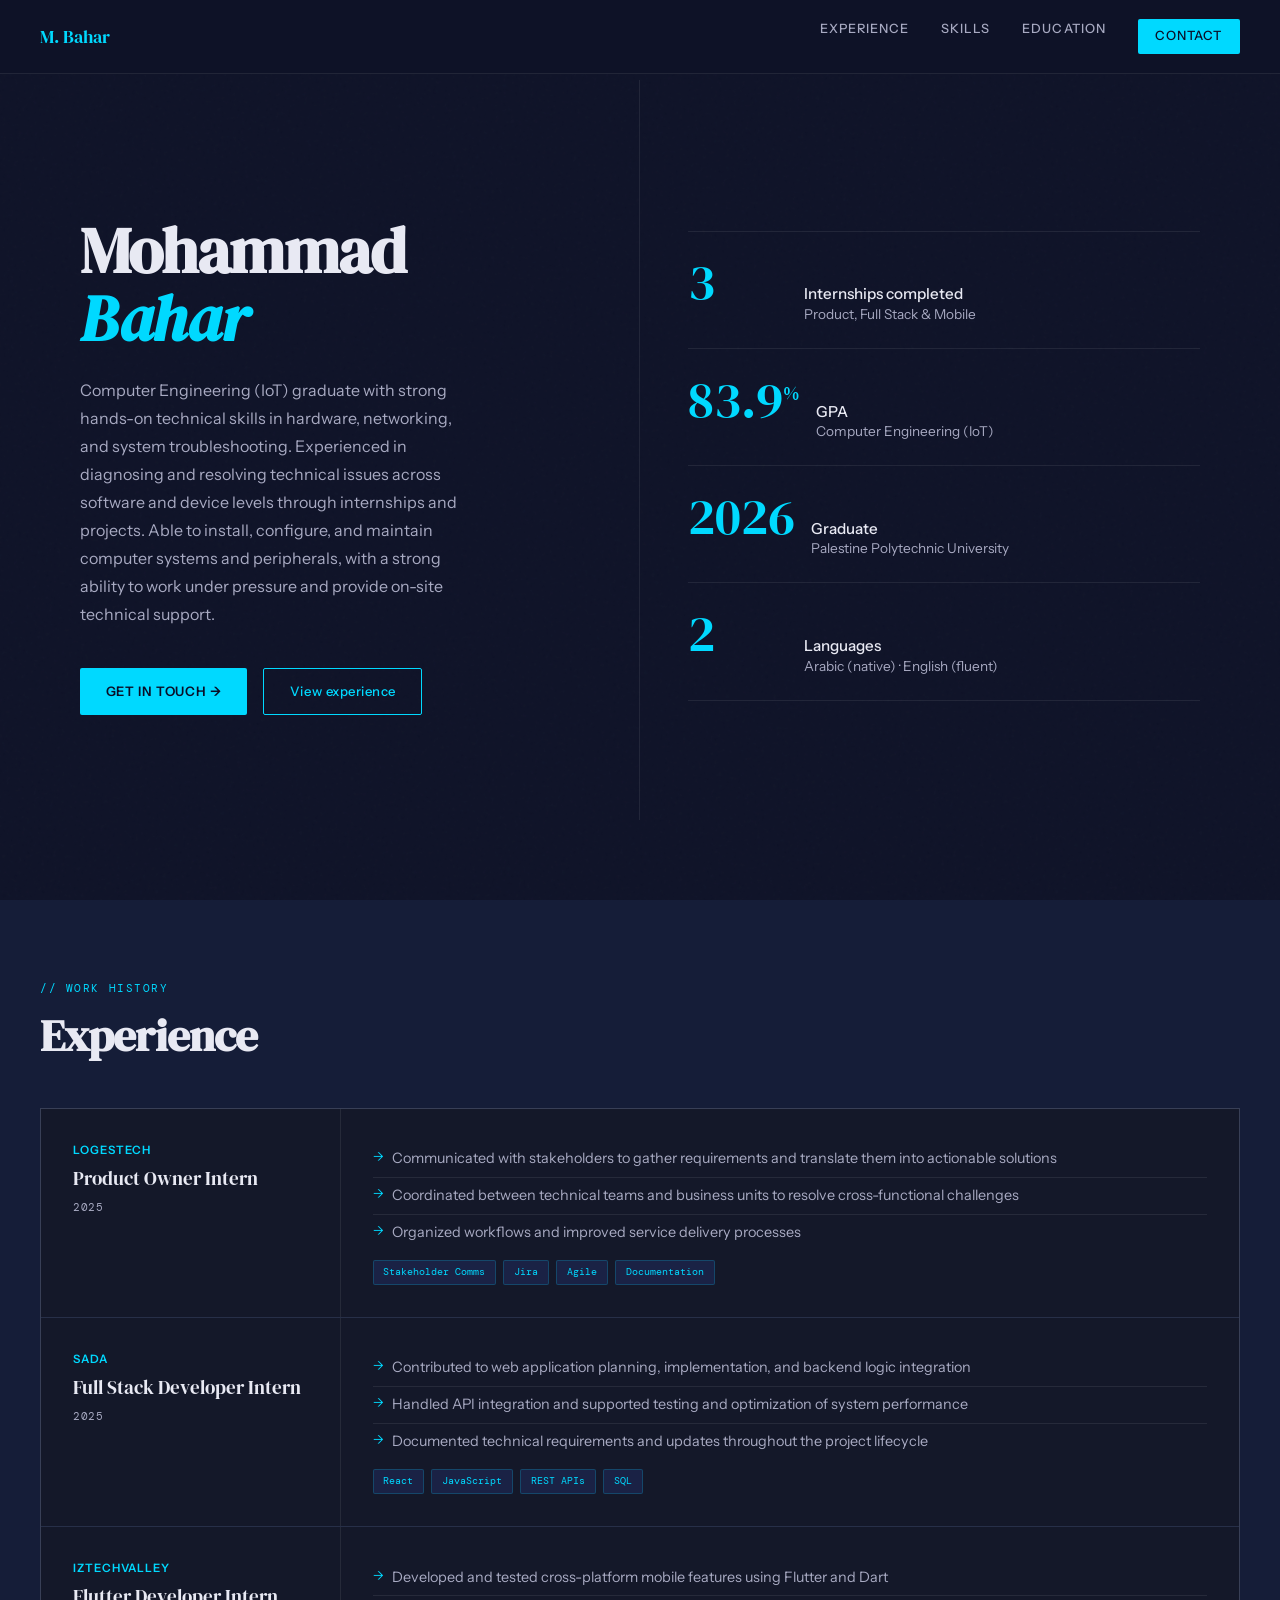
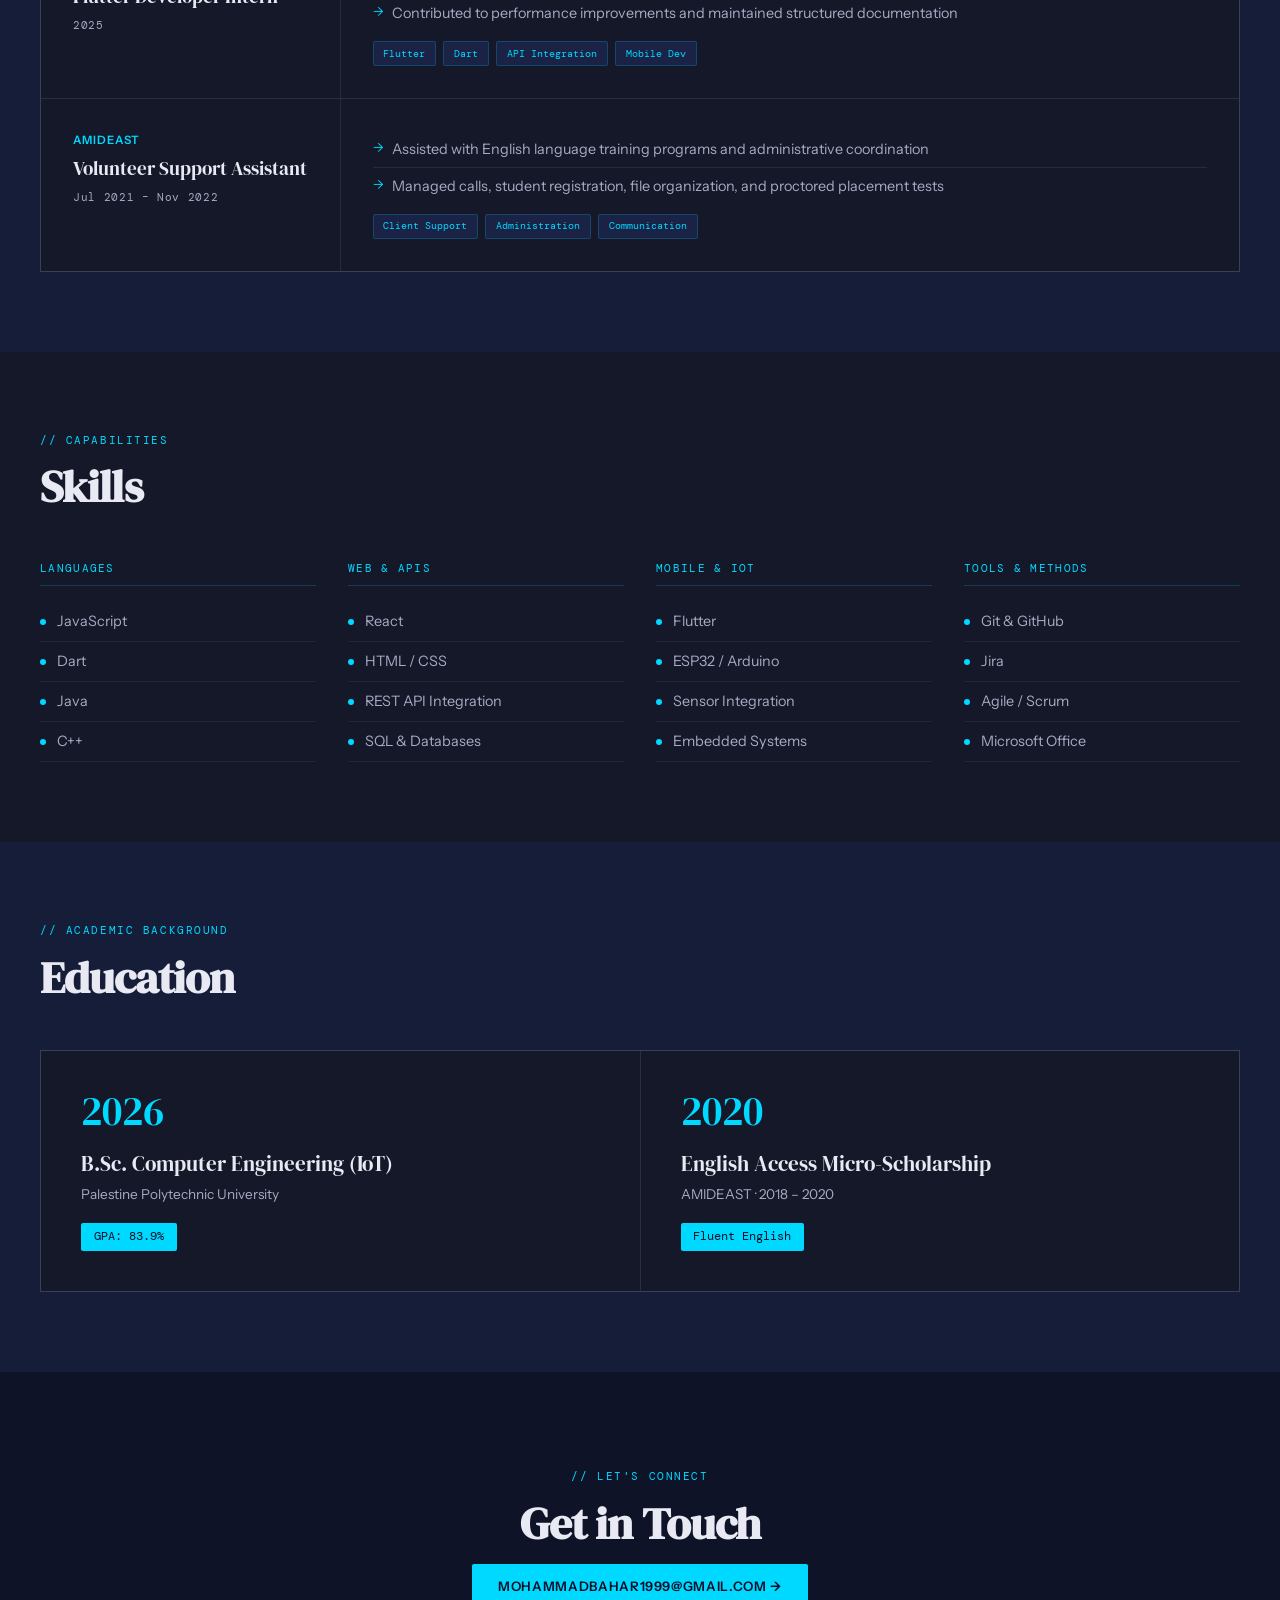
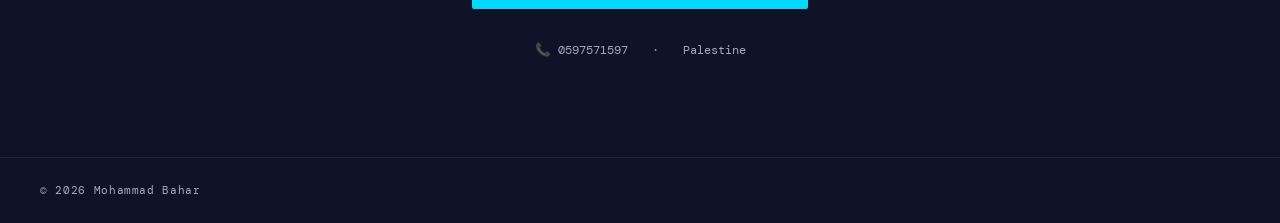
<file: index.html>
<!doctype html>
<html lang="en">
  <head>
    <meta charset="UTF-8" />
    <meta name="viewport" content="width=device-width, initial-scale=1.0" />
    <title>Mohammad Bahar — Technical Support & Engineering</title>
    <link rel="preconnect" href="https://fonts.googleapis.com" />
    <link
      href="https://fonts.googleapis.com/css2?family=DM+Serif+Display:ital@0;1&family=DM+Mono:wght@400;500&family=Instrument+Sans:wght@400;500;600&display=swap"
      rel="stylesheet"
    />
    <link rel="stylesheet" href="styles.css" />
  </head>
  <body>
    <!-- NAV -->
    <nav>
      <a href="#hero" class="nav-logo">M. Bahar</a>
      <div class="nav-links">
        <a href="#experience">Experience</a>
        <a href="#skills">Skills</a>
        <a href="#education">Education</a>
        <a href="#contact" class="nav-cta">Contact</a>
      </div>
    </nav>

    <!-- HERO -->
    <section id="hero">
      <div class="hero-left">
        <h1>Mohammad<br /><em>Bahar</em></h1>
        <p class="hero-desc">
          Computer Engineering (IoT) graduate with strong hands-on technical
          skills in hardware, networking, and system troubleshooting.
          Experienced in diagnosing and resolving technical issues across
          software and device levels through internships and projects. Able to
          install, configure, and maintain computer systems and peripherals,
          with a strong ability to work under pressure and provide on-site
          technical support.
        </p>
        <div class="hero-actions">
          <a href="mailto:mohammadbahar1999@gmail.com" class="btn-primary"
            >Get in touch →</a
          >
          <a href="#experience" class="btn-secondary">View experience</a>
        </div>
      </div>
      <div class="hero-right">
        <div class="stat-row">
          <div class="stat-num">3</div>
          <div class="stat-label">
            <strong>Internships completed</strong>Product, Full Stack & Mobile
          </div>
        </div>
        <div class="stat-row">
          <div class="stat-num">83.9<sup>%</sup></div>
          <div class="stat-label">
            <strong>GPA</strong>Computer Engineering (IoT)
          </div>
        </div>
        <div class="stat-row">
          <div class="stat-num">2026</div>
          <div class="stat-label">
            <strong>Graduate</strong>Palestine Polytechnic University
          </div>
        </div>
        <div class="stat-row">
          <div class="stat-num">2</div>
          <div class="stat-label">
            <strong>Languages</strong>Arabic (native) · English (fluent)
          </div>
        </div>
      </div>
    </section>

    <!-- EXPERIENCE -->
    <section id="experience">
      <div class="section-label">// Work History</div>
      <h2 class="reveal">Experience</h2>
      <div class="exp-grid">
        <div class="exp-item reveal">
          <div class="exp-meta">
            <div class="exp-company">Logestech</div>
            <div class="exp-role">Product Owner Intern</div>
            <div class="exp-date">2025</div>
          </div>
          <div class="exp-body">
            <ul>
              <li>
                Communicated with stakeholders to gather requirements and
                translate them into actionable solutions
              </li>
              <li>
                Coordinated between technical teams and business units to
                resolve cross-functional challenges
              </li>
              <li>
                Organized workflows and improved service delivery processes
              </li>
            </ul>
            <div>
              <span class="exp-tag">Stakeholder Comms</span>
              <span class="exp-tag">Jira</span>
              <span class="exp-tag">Agile</span>
              <span class="exp-tag">Documentation</span>
            </div>
          </div>
        </div>

        <div class="exp-item reveal">
          <div class="exp-meta">
            <div class="exp-company">Sada</div>
            <div class="exp-role">Full Stack Developer Intern</div>
            <div class="exp-date">2025</div>
          </div>
          <div class="exp-body">
            <ul>
              <li>
                Contributed to web application planning, implementation, and
                backend logic integration
              </li>
              <li>
                Handled API integration and supported testing and optimization
                of system performance
              </li>
              <li>
                Documented technical requirements and updates throughout the
                project lifecycle
              </li>
            </ul>
            <div>
              <span class="exp-tag">React</span>
              <span class="exp-tag">JavaScript</span>
              <span class="exp-tag">REST APIs</span>
              <span class="exp-tag">SQL</span>
            </div>
          </div>
        </div>

        <div class="exp-item reveal">
          <div class="exp-meta">
            <div class="exp-company">IZTechValley</div>
            <div class="exp-role">Flutter Developer Intern</div>
            <div class="exp-date">2025</div>
          </div>
          <div class="exp-body">
            <ul>
              <li>
                Developed and tested cross-platform mobile features using
                Flutter and Dart
              </li>
              <li>
                Contributed to performance improvements and maintained
                structured documentation
              </li>
            </ul>
            <div>
              <span class="exp-tag">Flutter</span>
              <span class="exp-tag">Dart</span>
              <span class="exp-tag">API Integration</span>
              <span class="exp-tag">Mobile Dev</span>
            </div>
          </div>
        </div>

        <div class="exp-item reveal">
          <div class="exp-meta">
            <div class="exp-company">AMIDEAST</div>
            <div class="exp-role">Volunteer Support Assistant</div>
            <div class="exp-date">Jul 2021 – Nov 2022</div>
          </div>
          <div class="exp-body">
            <ul>
              <li>
                Assisted with English language training programs and
                administrative coordination
              </li>
              <li>
                Managed calls, student registration, file organization, and
                proctored placement tests
              </li>
            </ul>
            <div>
              <span class="exp-tag">Client Support</span>
              <span class="exp-tag">Administration</span>
              <span class="exp-tag">Communication</span>
            </div>
          </div>
        </div>
      </div>
    </section>

    <!-- SKILLS -->
    <section id="skills">
      <div class="section-label">// Capabilities</div>
      <h2 class="reveal">Skills</h2>
      <div class="skills-container">
        <div class="reveal">
          <div class="skill-group-title">Languages</div>
          <div class="skill-item">
            <span class="skill-dot"></span>JavaScript
          </div>
          <div class="skill-item"><span class="skill-dot"></span>Dart</div>
          <div class="skill-item"><span class="skill-dot"></span>Java</div>
          <div class="skill-item"><span class="skill-dot"></span>C++</div>
        </div>
        <div class="reveal">
          <div class="skill-group-title">Web & APIs</div>
          <div class="skill-item"><span class="skill-dot"></span>React</div>
          <div class="skill-item">
            <span class="skill-dot"></span>HTML / CSS
          </div>
          <div class="skill-item">
            <span class="skill-dot"></span>REST API Integration
          </div>
          <div class="skill-item">
            <span class="skill-dot"></span>SQL & Databases
          </div>
        </div>
        <div class="reveal">
          <div class="skill-group-title">Mobile & IoT</div>
          <div class="skill-item"><span class="skill-dot"></span>Flutter</div>
          <div class="skill-item">
            <span class="skill-dot"></span>ESP32 / Arduino
          </div>
          <div class="skill-item">
            <span class="skill-dot"></span>Sensor Integration
          </div>
          <div class="skill-item">
            <span class="skill-dot"></span>Embedded Systems
          </div>
        </div>
        <div class="reveal">
          <div class="skill-group-title">Tools & Methods</div>
          <div class="skill-item">
            <span class="skill-dot"></span>Git & GitHub
          </div>
          <div class="skill-item"><span class="skill-dot"></span>Jira</div>
          <div class="skill-item">
            <span class="skill-dot"></span>Agile / Scrum
          </div>
          <div class="skill-item">
            <span class="skill-dot"></span>Microsoft Office
          </div>
        </div>
      </div>
    </section>

    <!-- EDUCATION -->
    <section id="education">
      <div class="section-label">// Academic Background</div>
      <h2 class="reveal">Education</h2>
      <div class="edu-grid">
        <div class="edu-card reveal">
          <div class="edu-year">2026</div>
          <div class="edu-degree">B.Sc. Computer Engineering (IoT)</div>
          <div class="edu-school">Palestine Polytechnic University</div>
          <span class="edu-badge">GPA: 83.9%</span>
        </div>
        <div class="edu-card reveal">
          <div class="edu-year">2020</div>
          <div class="edu-degree">English Access Micro-Scholarship</div>
          <div class="edu-school">AMIDEAST · 2018 – 2020</div>
          <span class="edu-badge">Fluent English</span>
        </div>
      </div>
    </section>

    <!-- CONTACT -->
    <section id="contact">
      <div class="section-label">// Let's connect</div>
      <h2 class="reveal">Get in Touch</h2>

      <div class="reveal">
        <a href="mailto:mohammadbahar1999@gmail.com" class="btn-primary"
          >mohammadbahar1999@gmail.com →</a
        >
      </div>
      <div class="contact-links reveal">
        <span>📞 0597571597</span>
        <span>·</span>
        <span>Palestine</span>
      </div>
    </section>

    <!-- FOOTER -->
    <footer>
      <span>© 2026 Mohammad Bahar</span>
    </footer>

    <script src="script.js"></script>
  </body>
</html>
</file>
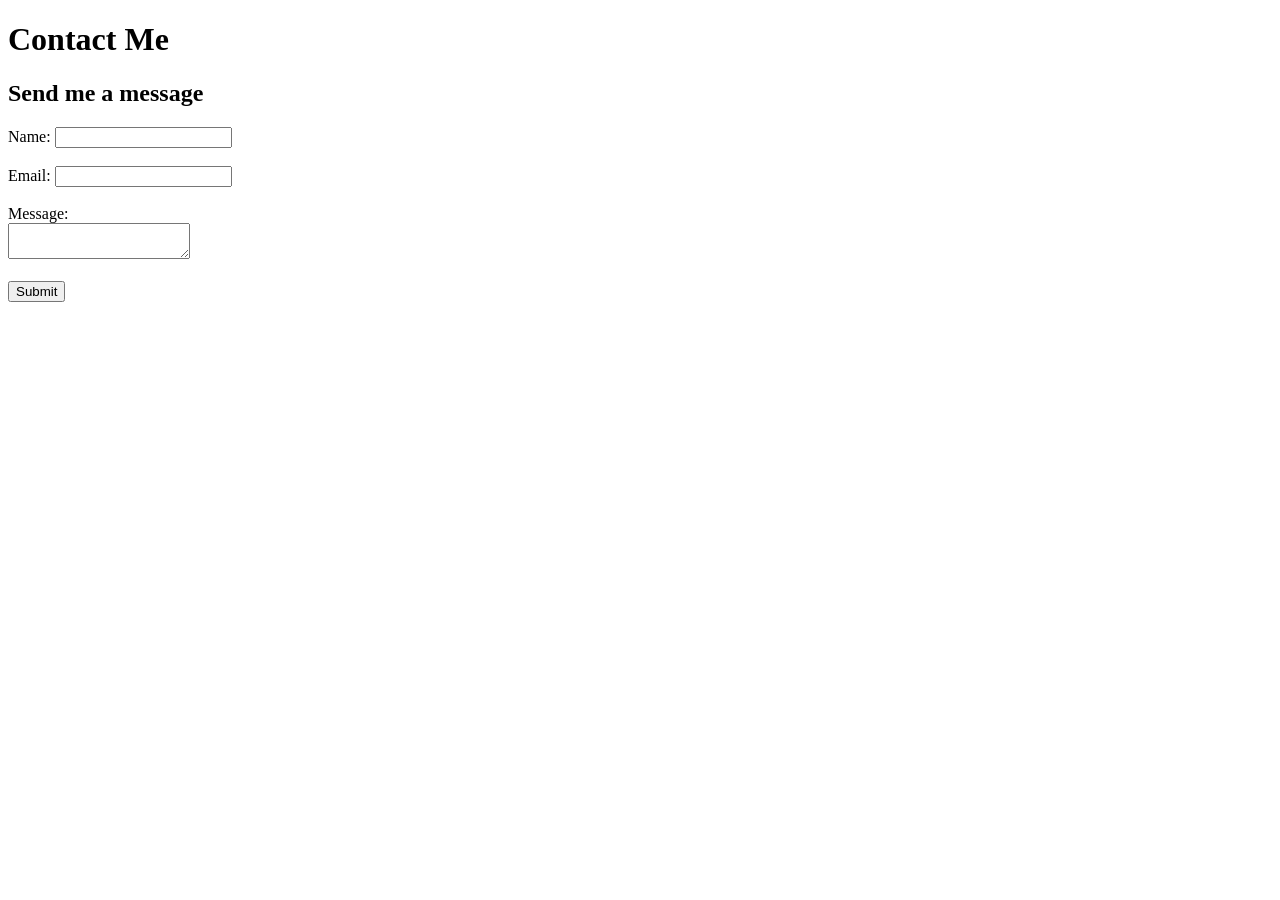
<file: contact-me.html>
<!DOCTYPE html>
<html lang="en">
  <head>
    <meta charset="UTF-8" />
    <meta name="viewport" content="width=device-width, initial-scale=1.0" />
    <title>Contact Mohammad</title>
  </head>
  <body>
    <header>
      <h1>Contact Me</h1>
    </header>

    <section>
      <h2>Send me a message</h2>
      <form action="submit-form">
        <label for="name">Name:</label>
        <input type="text" id="name" name="name" /><br /><br />

        <label for="email">Email:</label>
        <input type="email" id="email" name="email" /><br /><br />

        <label for="message">Message:</label><br />
        <textarea id="message" name="message"></textarea><br /><br />

        <button type="submit">Submit</button>
      </form>
    </section>
  </body>
</html>
</file>
<file: styles.css>
:root {
  --ink: #0a0e27;
  --ink2: #141829;
  --ink3: #1a1f3a;
  --paper: #0f1328;
  --paper2: #151d38;
  --paper3: #1a2245;
  --accent: #00d9ff;
  --accent2: #7b3ff2;
  --line: rgba(255, 255, 255, 0.08);
  --text-primary: #e8e9f3;
  --text-secondary: #a8aac2;
  --card-bg: #141829;
  --hover-bg: #1a2245;
}
*,
*::before,
*::after {
  box-sizing: border-box;
  margin: 0;
  padding: 0;
}
html {
  scroll-behavior: smooth;
}
body {
  font-family: "Instrument Sans", sans-serif;
  background: var(--paper);
  color: var(--text-primary);
  line-height: 1.6;
  overflow-x: hidden;
}

/* ── NOISE TEXTURE ── */
body::before {
  content: "";
  position: fixed;
  inset: 0;
  background-image: url("data:image/svg+xml,%3Csvg viewBox='0 0 256 256' xmlns='http://www.w3.org/2000/svg'%3E%3Cfilter id='noise'%3E%3CfeTurbulence type='fractalNoise' baseFrequency='0.9' numOctaves='4' stitchTiles='stitch'/%3E%3C/filter%3E%3Crect width='100%25' height='100%25' filter='url(%23noise)' opacity='0.04'/%3E%3C/svg%3E");
  pointer-events: none;
  z-index: 0;
  opacity: 0.5;
}

/* ── NAV ── */
nav {
  position: fixed;
  top: 0;
  left: 0;
  right: 0;
  z-index: 100;
  display: flex;
  justify-content: space-between;
  align-items: center;
  padding: 1.2rem 2.5rem;
  background: rgba(15, 19, 40, 0.92);
  backdrop-filter: blur(12px);
  border-bottom: 1px solid var(--line);
}
.nav-logo {
  font-family: "DM Serif Display", serif;
  font-size: 1.1rem;
  color: var(--accent);
  text-decoration: none;
}
.nav-links {
  display: flex;
  gap: 2rem;
}
.nav-links a {
  font-size: 0.8rem;
  font-weight: 500;
  letter-spacing: 0.08em;
  text-transform: uppercase;
  color: var(--text-secondary);
  text-decoration: none;
  transition: color 0.3s ease;
}
.nav-links a:hover {
  color: var(--accent);
}
.nav-cta {
  font-size: 0.78rem;
  font-weight: 600;
  letter-spacing: 0.06em;
  text-transform: uppercase;
  color: var(--ink) !important;
  background: var(--accent) !important;
  padding: 0.45rem 1.1rem;
  border-radius: 2px;
  text-decoration: none;
  transition: all 0.3s ease !important;
}
.nav-cta:hover {
  background: var(--accent2) !important;
  color: var(--paper) !important;
  box-shadow: 0 0 20px rgba(123, 63, 242, 0.4);
}

/* ── HERO ── */
#hero {
  min-height: 100vh;
  display: grid;
  grid-template-columns: 1fr 1fr;
  padding-top: 5rem;
  position: relative;
}
.hero-left {
  padding: 6rem 3rem 4rem 2.5rem;
  display: flex;
  flex-direction: column;
  justify-content: center;
  border-right: 1px solid var(--line);
}
.hero-tag {
  font-family: "DM Mono", monospace;
  font-size: 0.72rem;
  color: var(--accent);
  letter-spacing: 0.12em;
  text-transform: uppercase;
  margin-bottom: 1.2rem;
  opacity: 0;
  animation: fadeUp 0.6s 0.1s forwards;
}
h1 {
  font-family: "DM Serif Display", serif;
  font-size: clamp(3rem, 5vw, 5.5rem);
  line-height: 1.05;
  letter-spacing: -0.02em;
  color: var(--text-primary);
  opacity: 0;
  animation: fadeUp 0.7s 0.2s forwards;
}
h1 em {
  font-style: italic;
  color: var(--accent);
}
.hero-desc {
  font-size: 1rem;
  color: var(--text-secondary);
  max-width: 400px;
  margin-top: 1.5rem;
  line-height: 1.75;
  opacity: 0;
  animation: fadeUp 0.7s 0.35s forwards;
}
.hero-actions {
  display: flex;
  gap: 1rem;
  margin-top: 2.5rem;
  flex-wrap: wrap;
  opacity: 0;
  animation: fadeUp 0.7s 0.5s forwards;
}
.btn-primary {
  display: inline-flex;
  align-items: center;
  gap: 0.4rem;
  background: var(--accent);
  color: var(--ink);
  padding: 0.75rem 1.6rem;
  font-size: 0.82rem;
  font-weight: 600;
  letter-spacing: 0.05em;
  text-transform: uppercase;
  text-decoration: none;
  border-radius: 2px;
  transition: all 0.3s ease;
}
.btn-primary:hover {
  background: var(--accent2);
  color: var(--text-primary);
  box-shadow: 0 0 20px rgba(123, 63, 242, 0.4);
}
.btn-secondary {
  display: inline-flex;
  align-items: center;
  gap: 0.4rem;
  border: 1px solid var(--accent);
  color: var(--accent);
  padding: 0.75rem 1.6rem;
  font-size: 0.82rem;
  font-weight: 500;
  letter-spacing: 0.04em;
  text-decoration: none;
  border-radius: 2px;
  transition: all 0.3s ease;
}
.btn-secondary:hover {
  border-color: var(--accent2);
  color: var(--accent2);
  box-shadow: 0 0 15px rgba(0, 217, 255, 0.3);
}
.hero-right {
  padding: 6rem 2.5rem 4rem 3rem;
  display: flex;
  flex-direction: column;
  justify-content: center;
  gap: 1px;
  opacity: 0;
  animation: fadeIn 1s 0.6s forwards;
}
.stat-row {
  display: flex;
  align-items: baseline;
  gap: 1rem;
  padding: 1.5rem 0;
  border-bottom: 1px solid var(--line);
}
.stat-row:first-child {
  border-top: 1px solid var(--line);
}
.stat-num {
  font-family: "DM Serif Display", serif;
  font-size: 3.2rem;
  line-height: 1;
  color: var(--accent);
  min-width: 100px;
}
.stat-num sup {
  font-size: 1.2rem;
}
.stat-label {
  font-size: 0.85rem;
  color: var(--text-secondary);
  line-height: 1.4;
}
.stat-label strong {
  display: block;
  color: var(--text-primary);
  font-weight: 500;
  font-size: 0.95rem;
}

/* ── SECTIONS ── */
section {
  padding: 5rem 2.5rem;
  position: relative;
}
.section-label {
  font-family: "DM Mono", monospace;
  font-size: 0.7rem;
  letter-spacing: 0.14em;
  text-transform: uppercase;
  color: var(--accent);
  margin-bottom: 0.8rem;
}
h2 {
  font-family: "DM Serif Display", serif;
  font-size: clamp(2rem, 3.5vw, 3.2rem);
  line-height: 1.1;
  letter-spacing: -0.02em;
  color: var(--text-primary);
  margin-bottom: 3rem;
}

/* ── EXPERIENCE ── */
#experience {
  background: var(--paper2);
}
.exp-grid {
  display: grid;
  gap: 1px;
  background: var(--line);
  border: 1px solid var(--line);
}
.exp-item {
  background: var(--card-bg);
  display: grid;
  grid-template-columns: 1fr 3fr;
  gap: 0;
  transition: background 0.3s ease;
}
.exp-item:hover {
  background: var(--hover-bg);
}
.exp-meta {
  padding: 2rem;
  border-right: 1px solid var(--line);
}
.exp-company {
  font-size: 0.72rem;
  font-weight: 600;
  letter-spacing: 0.08em;
  text-transform: uppercase;
  color: var(--accent);
  margin-bottom: 0.4rem;
}
.exp-role {
  font-family: "DM Serif Display", serif;
  font-size: 1.2rem;
  color: var(--text-primary);
  line-height: 1.3;
  margin-bottom: 0.5rem;
}
.exp-date {
  font-family: "DM Mono", monospace;
  font-size: 0.68rem;
  color: var(--text-secondary);
  letter-spacing: 0.06em;
}
.exp-body {
  padding: 2rem;
}
.exp-body ul {
  list-style: none;
}
.exp-body li {
  font-size: 0.9rem;
  color: var(--text-secondary);
  padding: 0.4rem 0;
  padding-left: 1.2rem;
  position: relative;
  border-bottom: 1px solid var(--line);
  line-height: 1.6;
}
.exp-body li:last-child {
  border-bottom: none;
}
.exp-body li::before {
  content: "→";
  position: absolute;
  left: 0;
  color: var(--accent);
  font-size: 0.8rem;
}
.exp-tag {
  display: inline-block;
  font-family: "DM Mono", monospace;
  font-size: 0.65rem;
  padding: 0.2rem 0.6rem;
  background: var(--hover-bg);
  border: 1px solid rgba(0, 217, 255, 0.2);
  border-radius: 2px;
  color: var(--accent);
  margin: 0.6rem 0.3rem 0 0;
}

/* ── PROJECTS ── */
#projects {
  background: var(--paper);
}
.projects-grid {
  display: grid;
  grid-template-columns: repeat(auto-fit, minmax(300px, 1fr));
  gap: 1px;
  background: var(--line);
  border: 1px solid var(--line);
}
.project-card {
  background: var(--card-bg);
  padding: 2rem;
  transition: all 0.3s ease;
  position: relative;
  overflow: hidden;
}
.project-card:hover {
  background: var(--hover-bg);
  box-shadow: 0 0 25px rgba(0, 217, 255, 0.15);
}
.project-card::before {
  content: "";
  position: absolute;
  top: 0;
  left: 0;
  right: 0;
  height: 3px;
  background: var(--accent);
  transform: scaleX(0);
  transform-origin: left;
  transition: transform 0.3s;
}
.project-card:hover::before {
  transform: scaleX(1);
}
.project-num {
  font-family: "DM Mono", monospace;
  font-size: 0.65rem;
  color: var(--text-secondary);
  letter-spacing: 0.1em;
  margin-bottom: 1rem;
}
.project-title {
  font-family: "DM Serif Display", serif;
  font-size: 1.4rem;
  color: var(--text-primary);
  margin-bottom: 0.8rem;
  line-height: 1.2;
}
.project-desc {
  font-size: 0.88rem;
  color: var(--text-secondary);
  line-height: 1.7;
  margin-bottom: 1rem;
}
.project-tags {
  display: flex;
  flex-wrap: wrap;
  gap: 6px;
}
.ptag {
  font-family: "DM Mono", monospace;
  font-size: 0.65rem;
  color: var(--accent2);
  border: 1px solid rgba(123, 63, 242, 0.4);
  padding: 0.2rem 0.6rem;
  border-radius: 2px;
}

/* ── SKILLS ── */
#skills {
  background: var(--ink2);
  color: var(--text-primary);
}
#skills .section-label {
  color: var(--accent);
}
#skills h2 {
  color: var(--text-primary);
}
.skills-container {
  display: grid;
  grid-template-columns: repeat(auto-fit, minmax(220px, 1fr));
  gap: 2rem;
}
.skill-group-title {
  font-family: "DM Mono", monospace;
  font-size: 0.68rem;
  letter-spacing: 0.12em;
  text-transform: uppercase;
  color: var(--accent);
  margin-bottom: 1rem;
  padding-bottom: 0.5rem;
  border-bottom: 1px solid rgba(0, 217, 255, 0.2);
}
.skill-item {
  display: flex;
  align-items: center;
  gap: 0.7rem;
  padding: 0.5rem 0;
  font-size: 0.9rem;
  color: var(--text-secondary);
  border-bottom: 1px solid rgba(255, 255, 255, 0.06);
}
.skill-dot {
  width: 6px;
  height: 6px;
  border-radius: 50%;
  background: var(--accent);
  flex-shrink: 0;
}

/* ── EDUCATION ── */
#education {
  background: var(--paper2);
}
.edu-grid {
  display: grid;
  grid-template-columns: 1fr 1fr;
  gap: 1px;
  background: var(--line);
  border: 1px solid var(--line);
}
.edu-card {
  background: var(--card-bg);
  padding: 2.5rem;
  transition: all 0.3s ease;
}
.edu-card:hover {
  background: var(--hover-bg);
  box-shadow: 0 0 20px rgba(0, 217, 255, 0.1);
}
.edu-year {
  font-family: "DM Serif Display", serif;
  font-size: 2.5rem;
  color: var(--accent);
  line-height: 1;
  margin-bottom: 1.2rem;
}
.edu-degree {
  font-family: "DM Serif Display", serif;
  font-size: 1.3rem;
  color: var(--text-primary);
  line-height: 1.3;
  margin-bottom: 0.4rem;
}
.edu-school {
  font-size: 0.85rem;
  color: var(--text-secondary);
  margin-bottom: 1rem;
}
.edu-badge {
  display: inline-block;
  font-family: "DM Mono", monospace;
  font-size: 0.72rem;
  padding: 0.3rem 0.8rem;
  background: var(--accent);
  color: var(--ink);
  border-radius: 2px;
}

/* ── CONTACT ── */
#contact {
  background: var(--paper);
  text-align: center;
  padding: 6rem 2.5rem;
}
#contact h2 {
  margin-bottom: 1rem;
}
#contact p {
  font-size: 1rem;
  color: var(--text-secondary);
  max-width: 420px;
  margin: 0 auto 2.5rem;
}
.contact-links {
  display: flex;
  justify-content: center;
  gap: 1.5rem;
  flex-wrap: wrap;
  margin-top: 2rem;
  font-family: "DM Mono", monospace;
  font-size: 0.78rem;
  color: var(--text-secondary);
}
.contact-links a {
  color: var(--accent);
  text-decoration: none;
}
.contact-links a:hover {
  color: var(--accent2);
}

/* ── FOOTER ── */
footer {
  border-top: 1px solid var(--line);
  padding: 1.5rem 2.5rem;
  display: flex;
  justify-content: space-between;
  align-items: center;
  font-family: "DM Mono", monospace;
  font-size: 0.68rem;
  color: var(--text-secondary);
  letter-spacing: 0.06em;
}

/* ── ANIMATIONS ── */
@keyframes fadeUp {
  from {
    opacity: 0;
    transform: translateY(18px);
  }
  to {
    opacity: 1;
    transform: translateY(0);
  }
}
@keyframes fadeIn {
  from {
    opacity: 0;
  }
  to {
    opacity: 1;
  }
}

/* ── SCROLL REVEAL ── */
.reveal {
  opacity: 0;
  transform: translateY(24px);
  transition:
    opacity 0.6s ease,
    transform 0.6s ease;
}
.reveal.visible {
  opacity: 1;
  transform: translateY(0);
}

/* ── MOBILE ── */
@media (max-width: 768px) {
  nav {
    padding: 1rem 1.2rem;
  }
  .nav-links {
    display: none;
  }
  #hero {
    grid-template-columns: 1fr;
    min-height: auto;
  }
  .hero-left {
    padding: 2rem 1.2rem;
    border-right: none;
    border-bottom: 1px solid var(--line);
  }
  .hero-right {
    padding: 2rem 1.2rem;
  }
  .exp-item {
    grid-template-columns: 1fr;
  }
  .exp-meta {
    border-right: none;
    border-bottom: 1px solid var(--line);
  }
  .edu-grid {
    grid-template-columns: 1fr;
  }
  section {
    padding: 3rem 1.2rem;
  }
  footer {
    flex-direction: column;
    gap: 0.5rem;
    text-align: center;
  }
}
</file>
